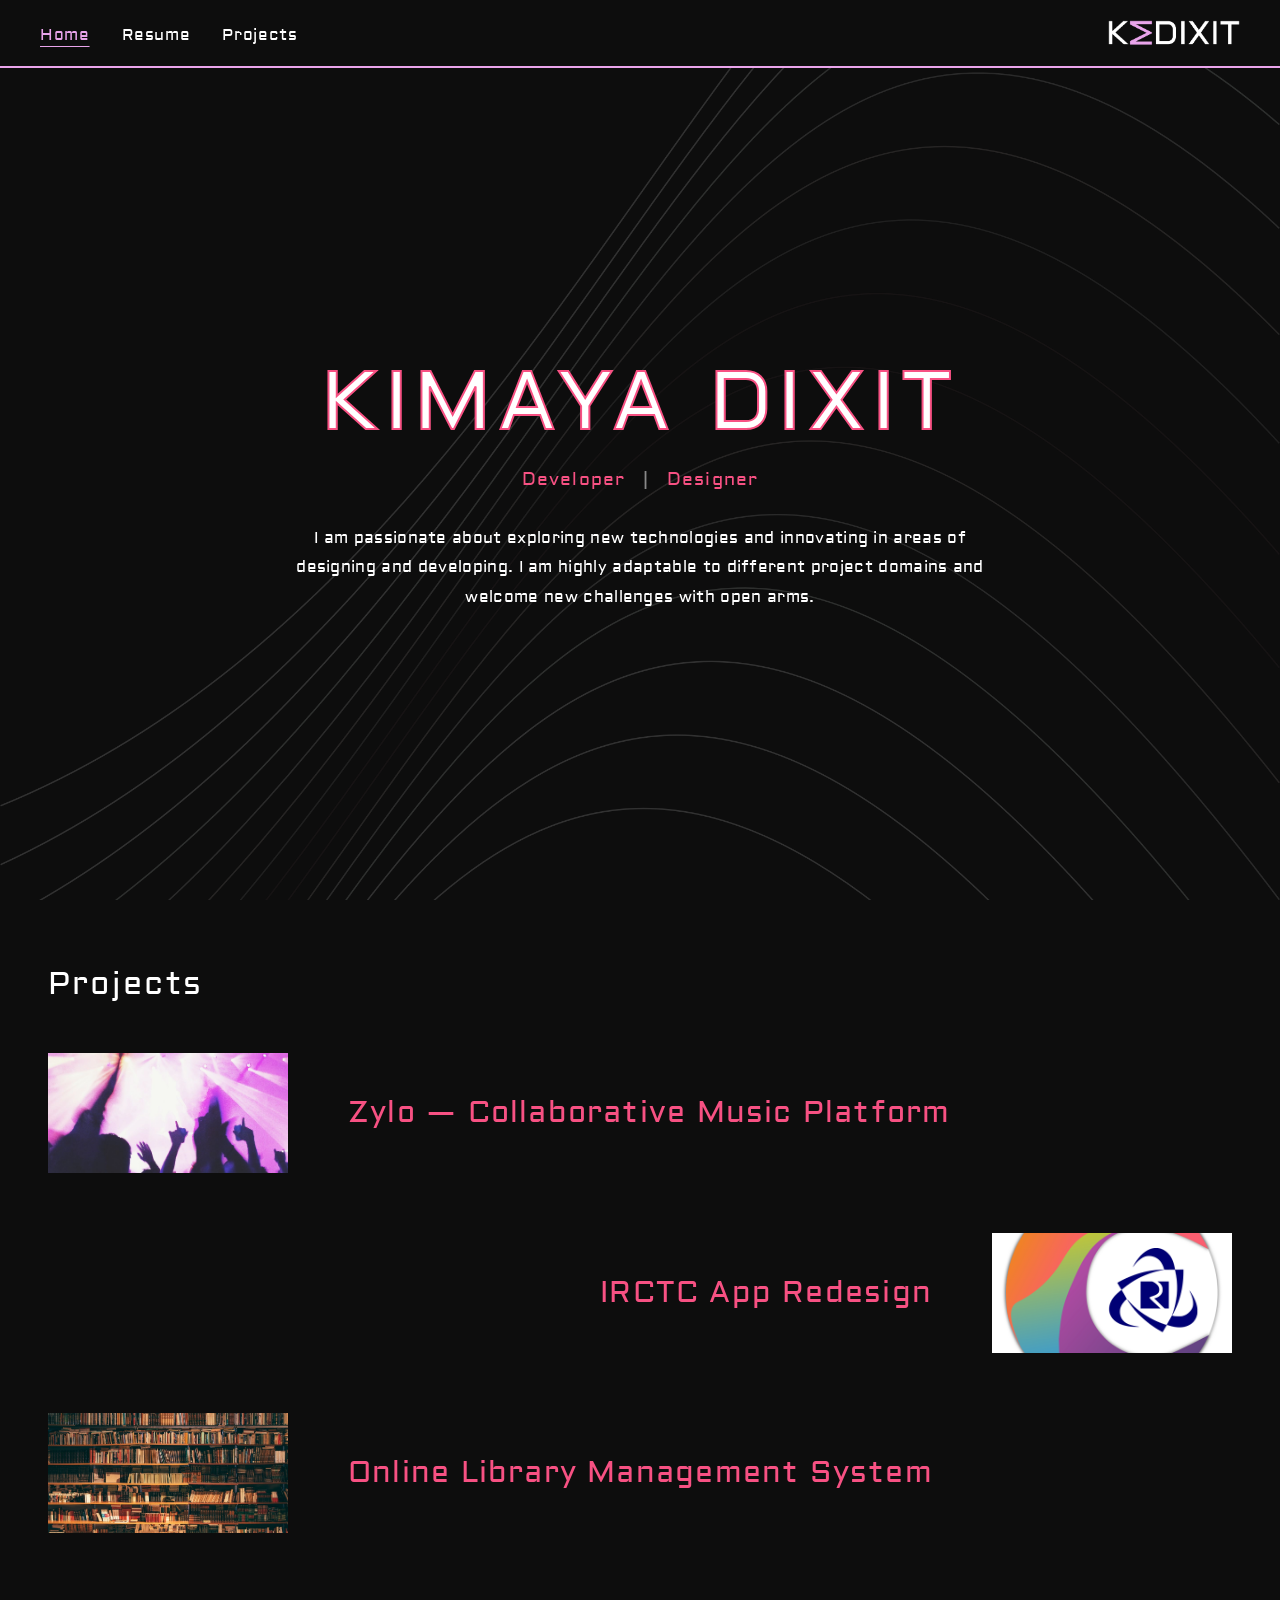
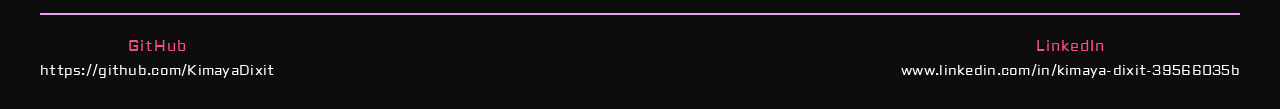
<file: index.html>
<!DOCTYPE html>
<html lang="en">
<head>
  <meta charset="UTF-8" />
  <meta name="viewport" content="width=device-width, initial-scale=1.0" />
  <title>Kimaya Dixit</title>
  <link rel="stylesheet" href="style.css" />
  <link href="https://fonts.googleapis.com/css2?family=Aldrich&display=swap" rel="stylesheet" />
</head>
<body>

  <!-- ── Sticky Header ── -->
  <header id="site-header">
    <nav>
      <ul class="nav-links" id="navLinks">
        <li class="active"><a href="#home">Home</a></li>
        <li><a href="KimayaDixit_Resume.pdf" target="_blank" rel="noopener noreferrer">Resume</a></li>
        <li><a href="#projects">Projects</a></li>
      </ul>

      <button class="hamburger" id="hamburger" aria-label="Toggle menu">
        <span></span><span></span><span></span>
      </button>

      <div class="logo">
        <img src="logo.png" alt="Kedixit Logo" />
      </div>
    </nav>
    <div class="nav-rule"></div>
  </header>

  <!-- ── Scrollable Content ── -->
  <main>

    <!-- Home Section -->
    <section id="home">
      <div class="hero">
        <h1 class="hero-name">KIMAYA DIXIT</h1>
        <div class="hero-roles">
          <span>Developer</span>
          <span class="divider">|</span>
          <span>Designer</span>
        </div>
        <p class="hero-bio">
          I am passionate about exploring new technologies and innovating in areas of designing
          and developing. I am highly adaptable to different project domains and welcome new challenges
          with open arms.
        </p>
      </div>
    </section>

    <!-- Projects Section -->
    <section id="projects">
      <h2 class="section-heading">Projects</h2>

      <div class="projects-list">

        <!-- Project 1 — image left, title right -->
        <div class="project-row">
          <a href="project1.html" class="project-image-link">
            <img src="proj1.jpg" alt="Project 1" class="project-img" />
          </a>
          <a href="project1.html" class="project-title">Zylo — Collaborative Music Platform</a>
        </div>

        <!-- Project 2 — title left, image right -->
        <div class="project-row reverse">
          <a href="project2.html" class="project-image-link">
            <img src="proj2.png" alt="Project 2" class="project-img" />
          </a>
          <a href="project2.html" class="project-title">IRCTC App Redesign</a>
        </div>

        <!-- Project 3 — image left, title right -->
        <div class="project-row">
          <a href="project3.html" class="project-image-link">
            <img src="proj3.jpg" alt="Project 3" class="project-img" />
          </a>
          <a href="project3.html" class="project-title">Online Library Management System</a>
        </div>

      </div>
    </section>

  </main>

  <!-- ── Footer ── -->
  <footer>
    <div class="footer-rule"></div>
    <div class="footer-links">

      <div class="footer-link-block">
        <span class="label">GitHub</span>
        <a href="https://github.com/KimayaDixit" target="_blank" rel="noopener noreferrer">
          https://github.com/KimayaDixit
        </a>
      </div>

      <div class="footer-link-block">
        <span class="label">LinkedIn</span>
        <a href="https://www.linkedin.com/in/kimaya-dixit-39566035b" target="_blank" rel="noopener noreferrer">
          www.linkedin.com/in/kimaya-dixit-39566035b
        </a>
      </div>

    </div>
  </footer>

  <script src="script.js"></script>
</body>
</html>
</file>
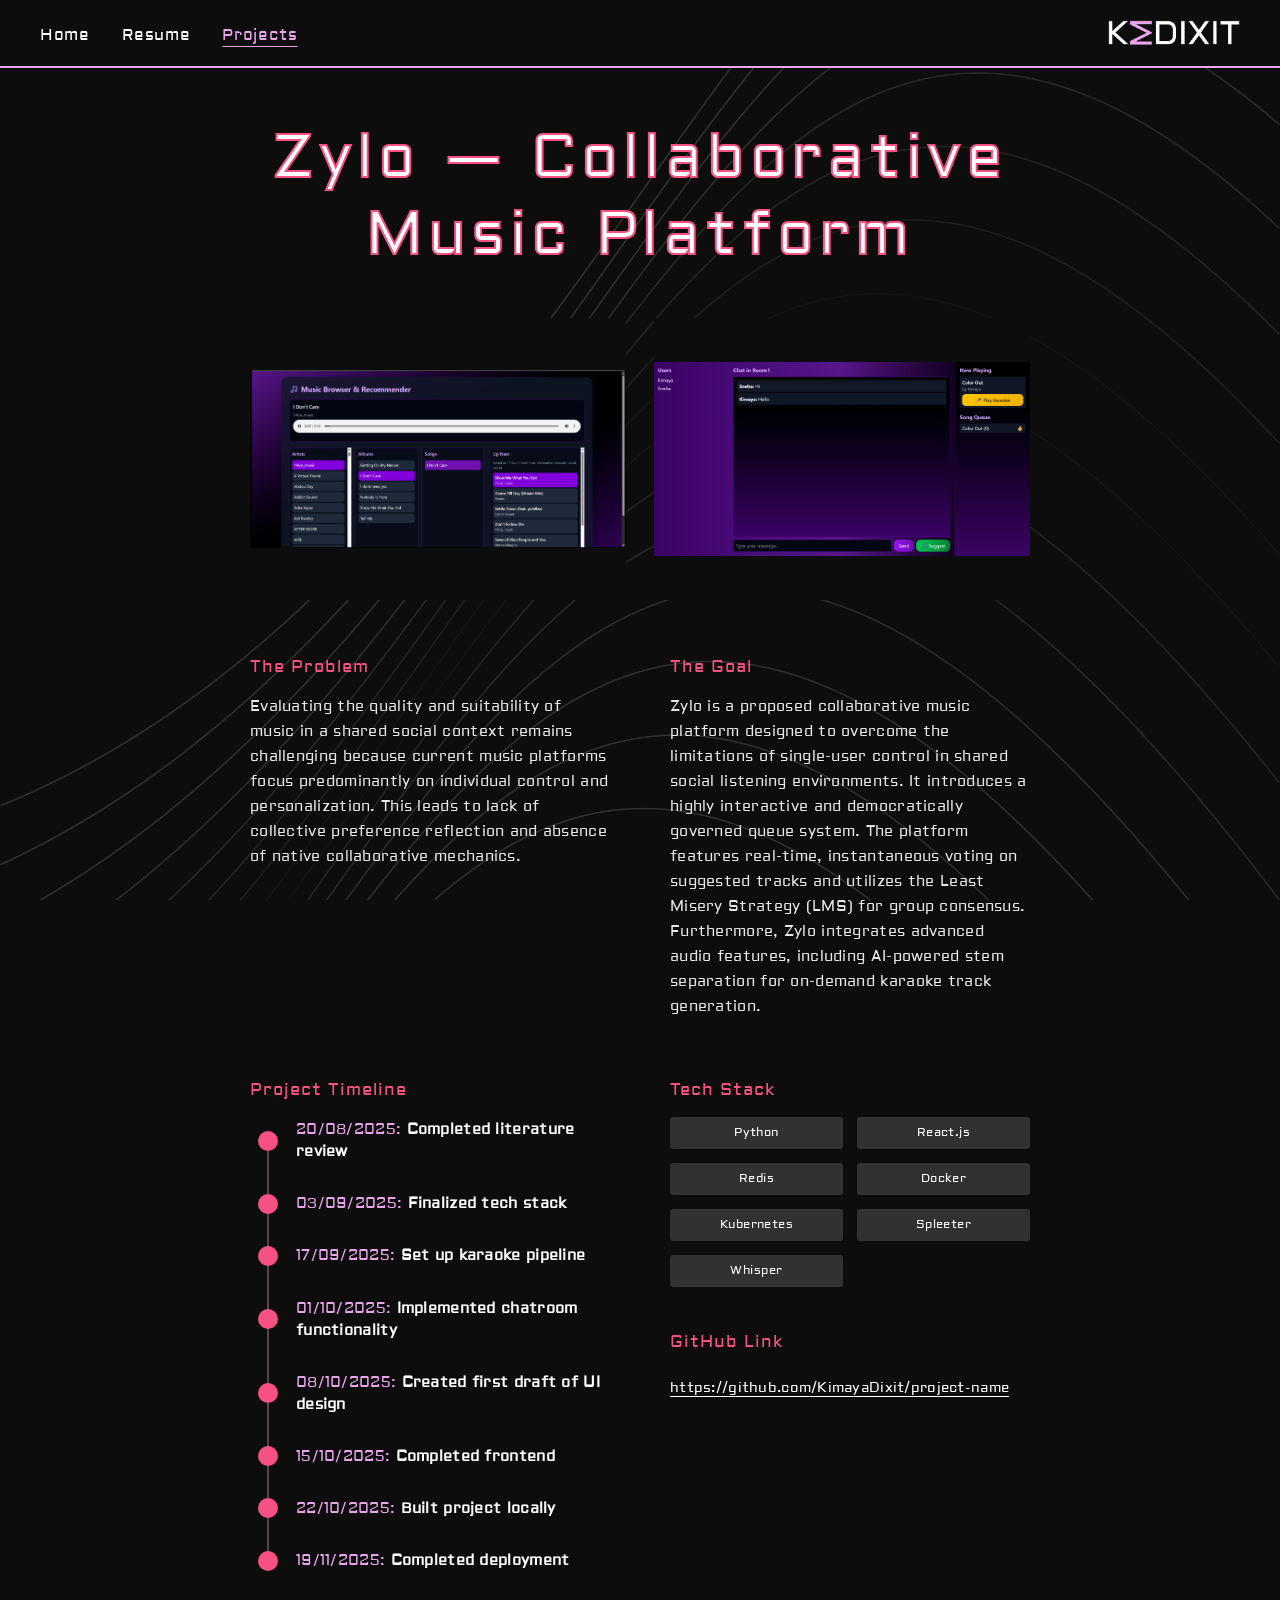
<file: project1.html>
<!DOCTYPE html>
<html lang="en">
<head>
  <meta charset="UTF-8" />
  <meta name="viewport" content="width=device-width, initial-scale=1.0" />
  <title>Project Title 1 – Kimaya Dixit</title>
  <link rel="stylesheet" href="style.css" />
  <link href="https://fonts.googleapis.com/css2?family=Aldrich&display=swap" rel="stylesheet" />
</head>
<body data-page="project">

  <!-- ── Sticky Header ── -->
  <header id="site-header">
    <nav>
      <ul class="nav-links" id="navLinks">
        <li><a href="index.html#home">Home</a></li>
        <li><a href="#">Resume</a></li>
        <li><a href="index.html#projects">Projects</a></li>
      </ul>

      <button class="hamburger" id="hamburger" aria-label="Toggle menu">
        <span></span><span></span><span></span>
      </button>

      <div class="logo">
        <img src="logo.png" alt="Kedixit Logo" />
      </div>
    </nav>
    <div class="nav-rule"></div>
  </header>

  <!-- ── Project Content ── -->
  <main class="project-main">

    <!-- Project Name -->
    <h1 class="project-name">Zylo — Collaborative Music Platform</h1>

    <!-- Hero Images -->
    <div class="project-hero-images">
      <div class="project-hero-img-wrap">
        <img src="project1-img1.png" alt="Project image 1" class="project-hero-img" />
      </div>
      <div class="project-hero-img-wrap">
        <img src="project1-img2.png" alt="Project image 2" class="project-hero-img" />
      </div>
    </div>

    <!-- Problem & Goal -->
    <!-- Problem & Goal -->
<div class="two-col-section problem-goal">

  <div class="col">
    <h3 class="proj-section-label">The Problem</h3>
    <p class="proj-text">
      Evaluating the quality and suitability of music in a shared social context remains challenging because current music platforms focus predominantly on individual control and personalization. This leads to lack of collective preference reflection and absence of native collaborative mechanics.
    </p>
  </div>

  <div class="col">
    <h3 class="proj-section-label">The Goal</h3>
    <p class="proj-text">
      Zylo is a proposed collaborative music platform designed to overcome the limitations of single-user control in shared social listening environments. It introduces a highly interactive and democratically governed queue system. The platform features real-time, instantaneous voting on suggested tracks and utilizes the Least Misery Strategy (LMS) for group consensus. Furthermore, Zylo integrates advanced audio features, including AI-powered stem separation for on-demand karaoke track generation.
    </p>
  </div>

</div>

    <!-- Timeline & Tech Stack -->
    <div class="two-col-section timeline-tech">

      <!-- Project Timeline -->
      <div class="col">
        <h3 class="proj-section-label">Project Timeline</h3>
        <div class="timeline">
          <div class="timeline-item">
            <div class="timeline-dot"></div>
            <div class="timeline-track"></div>
            <p class="timeline-text">
              <span class="timeline-date">20/08/2025:</span>
              <strong>Completed literature review</strong>
            </p>
          </div>
          <div class="timeline-item">
            <div class="timeline-dot"></div>
            <div class="timeline-track"></div>
            <p class="timeline-text">
              <span class="timeline-date">03/09/2025:</span>
              <strong>Finalized tech stack</strong>
            </p>
          </div>
          <div class="timeline-item">
            <div class="timeline-dot"></div>
            <div class="timeline-track"></div>
            <p class="timeline-text">
              <span class="timeline-date">17/09/2025:</span>
              <strong>Set up karaoke pipeline</strong>
            </p>
          </div>
          <div class="timeline-item">
            <div class="timeline-dot"></div>
            <div class="timeline-track"></div>
            <p class="timeline-text">
              <span class="timeline-date">01/10/2025:</span>
              <strong>Implemented chatroom functionality</strong>
            </p>
          </div>
          <div class="timeline-item">
            <div class="timeline-dot"></div>
            <div class="timeline-track"></div>
            <p class="timeline-text">
              <span class="timeline-date">08/10/2025:</span>
              <strong>Created first draft of UI design</strong>
            </p>
          </div>
          <div class="timeline-item">
            <div class="timeline-dot"></div>
            <div class="timeline-track"></div>
            <p class="timeline-text">
              <span class="timeline-date">15/10/2025:</span>
              <strong>Completed frontend</strong>
            </p>
          </div>
          <div class="timeline-item">
            <div class="timeline-dot"></div>
            <div class="timeline-track"></div>
            <p class="timeline-text">
              <span class="timeline-date">22/10/2025:</span>
              <strong>Built project locally</strong>
            </p>
          </div>
          <div class="timeline-item last">
            <div class="timeline-dot"></div>
            <p class="timeline-text">
              <span class="timeline-date">19/11/2025:</span>
              <strong>Completed deployment</strong>
            </p>
          </div>
        </div>
      </div>

      <!-- Tech Stack + GitHub Link -->
      <div class="col tech-github-col">

        <div class="tech-stack-block">
          <h3 class="proj-section-label">Tech Stack</h3>
          <div class="tech-grid">
            <div class="tech-tag">Python</div>
            <div class="tech-tag">React.js</div>
            <div class="tech-tag">Redis</div>
            <div class="tech-tag">Docker</div>
            <div class="tech-tag">Kubernetes</div>
            <div class="tech-tag">Spleeter</div>
            <div class="tech-tag">Whisper</div>
          </div>
        </div>        

        <div class="github-block">
          <h3 class="proj-section-label">GitHub Link</h3>
          <a
            href="https://github.com/KimayaDixit"
            target="_blank"
            rel="noopener noreferrer"
            class="github-link"
          >https://github.com/KimayaDixit/project-name</a>
        </div>

      </div>

    </div>

  </main>

  <script src="script.js"></script>
</body>
</html>
</file>
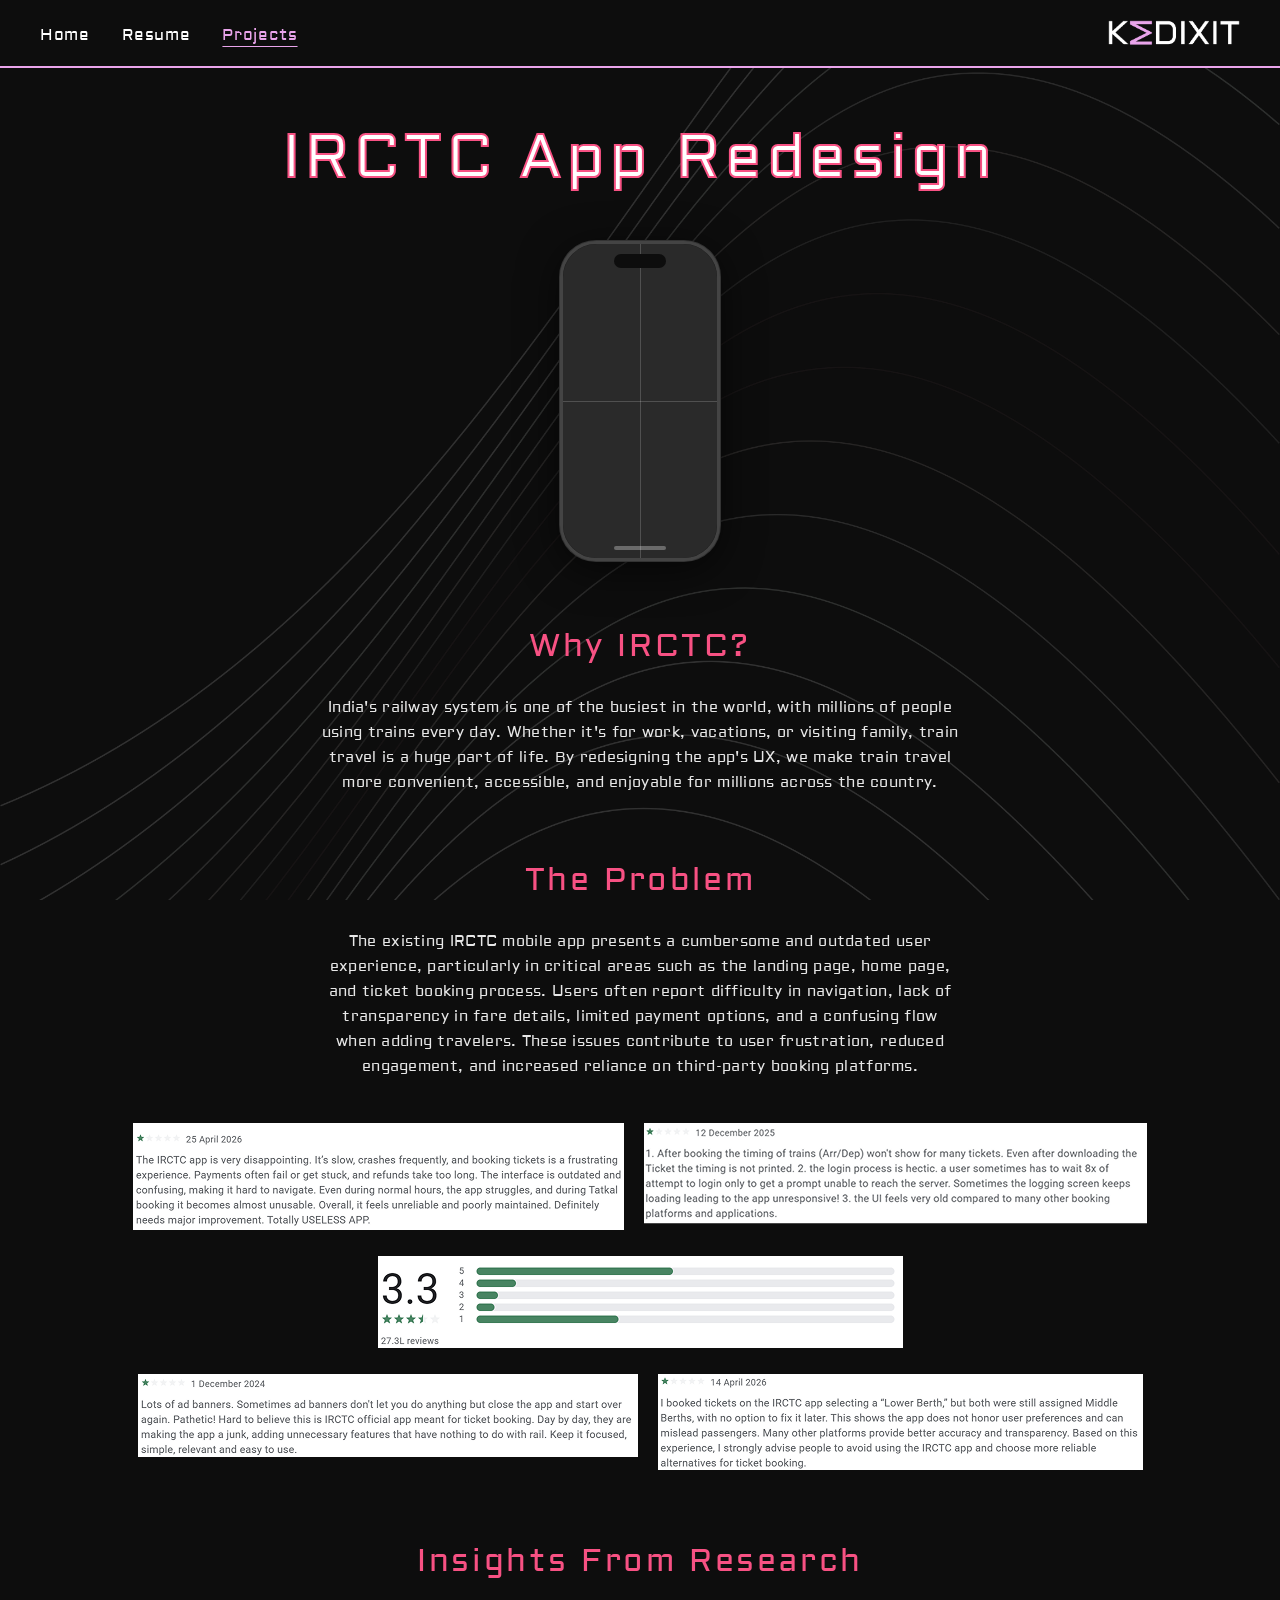
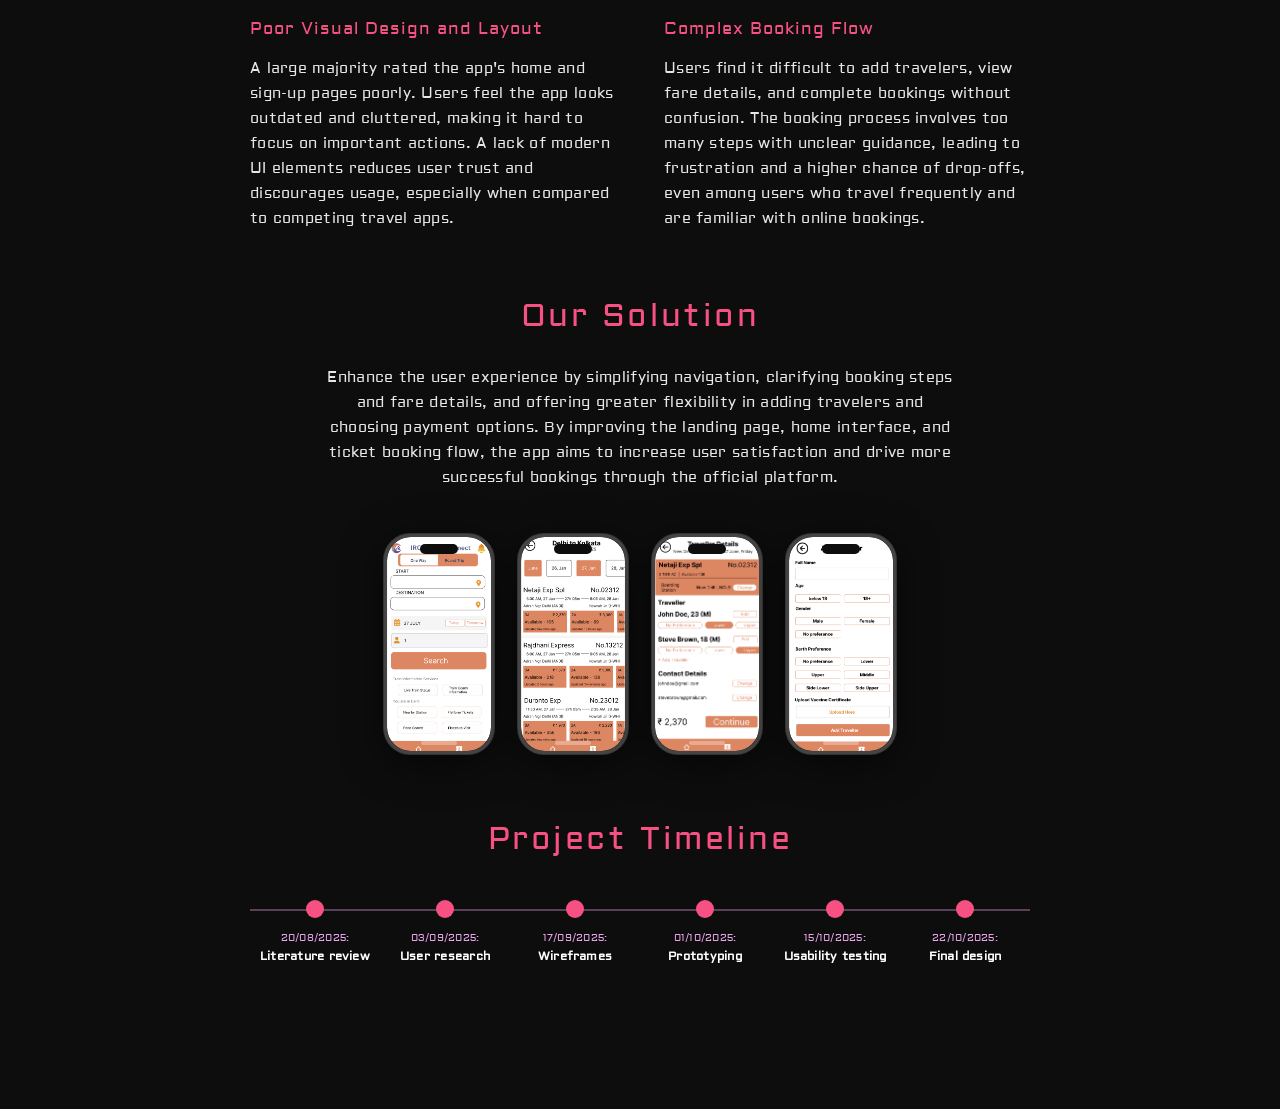
<file: project2.html>
<!DOCTYPE html>
<html lang="en">
<head>
  <meta charset="UTF-8" />
  <meta name="viewport" content="width=device-width, initial-scale=1.0" />
  <title>Project 2 – Kimaya Dixit</title>
  <link rel="stylesheet" href="style.css" />
  <link href="https://fonts.googleapis.com/css2?family=Aldrich&display=swap" rel="stylesheet" />
</head>
<body data-page="project">

  <!-- ── Sticky Header ── -->
  <header id="site-header">
    <nav>
      <ul class="nav-links" id="navLinks">
        <li><a href="index.html#home">Home</a></li>
        <li><a href="KimayaDixit_Resume.pdf" target="_blank" rel="noopener noreferrer">Resume</a></li>
        <li><a href="index.html#projects">Projects</a></li>
      </ul>

      <button class="hamburger" id="hamburger" aria-label="Toggle menu">
        <span></span><span></span><span></span>
      </button>

      <div class="logo">
        <img src="logo.png" alt="Kedixit Logo" />
      </div>
    </nav>
    <div class="nav-rule"></div>
  </header>

  <!-- ── Project Content ── -->
  <main class="project-main">

    <!-- Project Name -->
    <h1 class="project-name">IRCTC App Redesign</h1>

    <!-- Hero iPhone Mockup with Video -->
    <div class="p2-hero-mockup-wrap">
      <div class="iphone-mockup">
        <div class="iphone-shell">
          <div class="iphone-notch"></div>
          <div class="iphone-screen iphone-screen--video">
            <video src="sr.mp4" autoplay muted loop playsinline></video>
          </div>
          <div class="iphone-home-bar"></div>
        </div>
      </div>
    </div>

    <!-- Why IRCTC? -->
    <div class="p2-centered-section">
      <h2 class="p2-section-heading">Why IRCTC?</h2>
      <p class="proj-text p2-centered-text">
        India's railway system is one of the busiest in the world, with millions of people using trains every day. Whether it's for work, vacations, or visiting family, train travel is a huge part of life. By redesigning the app's UX, we make train travel more convenient, accessible, and enjoyable for millions across the country.
      </p>
    </div>

    <!-- The Problem -->
    <div class="p2-centered-section">
      <h2 class="p2-section-heading">The Problem</h2>
      <p class="proj-text p2-centered-text">
        The existing IRCTC mobile app presents a cumbersome and outdated user experience, particularly in critical areas such as the landing page, home page, and ticket booking process. Users often report difficulty in navigation, lack of transparency in fare details, limited payment options, and a confusing flow when adding travelers. These issues contribute to user frustration, reduced engagement, and increased reliance on third-party booking platforms.
      </p>

      <!-- Research image group: 2 + 1 + 2 -->
      <div class="p2-image-group">
        <div class="p2-img-row">
          <a href="image 2.png" class="p2-img-link">
            <img src="image 2.png" class="p2-img">
          </a>
          <a href="image 3.png" class="p2-img-link">
            <img src="image 3.png"  class="p2-img">
          </a>
        </div>
        <!-- Row 2: 1 image -->
        <div class="p2-img-row p2-img-row--center">
          <a href="image 1.png" class="p2-img-link">
            <img src="image 1.png" class="p2-img">
          </a>
        </div>
        <!-- Row 3: 2 images -->
       <div class="p2-img-row">
          <a href="image 4.png" class="p2-img-link">
            <img src="image 4.png" class="p2-img">
          </a>
          <a href="image 5.png" class="p2-img-link">
            <img src="image 5.png" class="p2-img">
          </a>
        </div>
      </div>
    </div>

    <!-- Insights From Research -->
    <div class="p2-centered-section">
      <h2 class="p2-section-heading">Insights From Research</h2>

      <div class="p2-insights-grid">
        <div class="p2-insight-block">
          <h3 class="proj-section-label">Poor Visual Design and Layout</h3>
          <p class="proj-text">
            A large majority rated the app's home and sign-up pages poorly. Users feel the app looks outdated and cluttered, making it hard to focus on important actions. A lack of modern UI elements reduces user trust and discourages usage, especially when compared to competing travel apps.
          </p>
        </div>
        <div class="p2-insight-block">
          <h3 class="proj-section-label">Complex Booking Flow</h3>
          <p class="proj-text">
            Users find it difficult to add travelers, view fare details, and complete bookings without confusion. The booking process involves too many steps with unclear guidance, leading to frustration and a higher chance of drop-offs, even among users who travel frequently and are familiar with online bookings.
          </p>
        </div>
      </div>
    </div>

    <!-- Our Solution -->
    <div class="p2-centered-section">
      <h2 class="p2-section-heading">Our Solution</h2>
      <p class="proj-text p2-centered-text">
        Enhance the user experience by simplifying navigation, clarifying booking steps and fare details, and offering greater flexibility in adding travelers and choosing payment options. By improving the landing page, home interface, and ticket booking flow, the app aims to increase user satisfaction and drive more successful bookings through the official platform.
      </p>

      <!-- 4 iPhone mockups with images -->
      <div class="p2-mockup-row">
        <div class="iphone-mockup iphone-mockup--sm">
          <div class="iphone-shell">
            <div class="iphone-notch"></div>
            <div class="iphone-screen">
              <img src="project2_frame1.png" alt="Solution screen 1" />
            </div>
            <div class="iphone-home-bar"></div>
          </div>
        </div>
        <div class="iphone-mockup iphone-mockup--sm">
          <div class="iphone-shell">
            <div class="iphone-notch"></div>
            <div class="iphone-screen">
              <img src="project2-frame2.png" alt="Solution screen 2" />
            </div>
            <div class="iphone-home-bar"></div>
          </div>
        </div>
        <div class="iphone-mockup iphone-mockup--sm">
          <div class="iphone-shell">
            <div class="iphone-notch"></div>
            <div class="iphone-screen">
              <img src="project2-frame3.png" alt="Solution screen 3" />
            </div>
            <div class="iphone-home-bar"></div>
          </div>
        </div>
        <div class="iphone-mockup iphone-mockup--sm">
          <div class="iphone-shell">
            <div class="iphone-notch"></div>
            <div class="iphone-screen">
              <img src="projectt2-frame4.png" alt="Solution screen 4" />
            </div>
            <div class="iphone-home-bar"></div>
          </div>
        </div>
      </div>
    </div>

    <!-- Project Timeline -->
    <div class="p2-centered-section">
      <h2 class="p2-section-heading">Project Timeline</h2>

      <div class="timeline-h">
        <div class="timeline-h-track"></div>

        <div class="timeline-h-item">
          <div class="timeline-h-dot"></div>
          <div class="timeline-h-label">
            <span class="timeline-date">20/08/2025:</span>
            <strong>Literature review</strong>
          </div>
        </div>

        <div class="timeline-h-item">
          <div class="timeline-h-dot"></div>
          <div class="timeline-h-label">
            <span class="timeline-date">03/09/2025:</span>
            <strong>User research</strong>
          </div>
        </div>

        <div class="timeline-h-item">
          <div class="timeline-h-dot"></div>
          <div class="timeline-h-label">
            <span class="timeline-date">17/09/2025:</span>
            <strong>Wireframes</strong>
          </div>
        </div>

        <div class="timeline-h-item">
          <div class="timeline-h-dot"></div>
          <div class="timeline-h-label">
            <span class="timeline-date">01/10/2025:</span>
            <strong>Prototyping</strong>
          </div>
        </div>

        <div class="timeline-h-item">
          <div class="timeline-h-dot"></div>
          <div class="timeline-h-label">
            <span class="timeline-date">15/10/2025:</span>
            <strong>Usability testing</strong>
          </div>
        </div>

        <div class="timeline-h-item">
          <div class="timeline-h-dot"></div>
          <div class="timeline-h-label">
            <span class="timeline-date">22/10/2025:</span>
            <strong>Final design</strong>
          </div>
        </div>
      </div>
    </div>

  </main>

  <script src="script.js"></script>
</body>
</html>
</file>
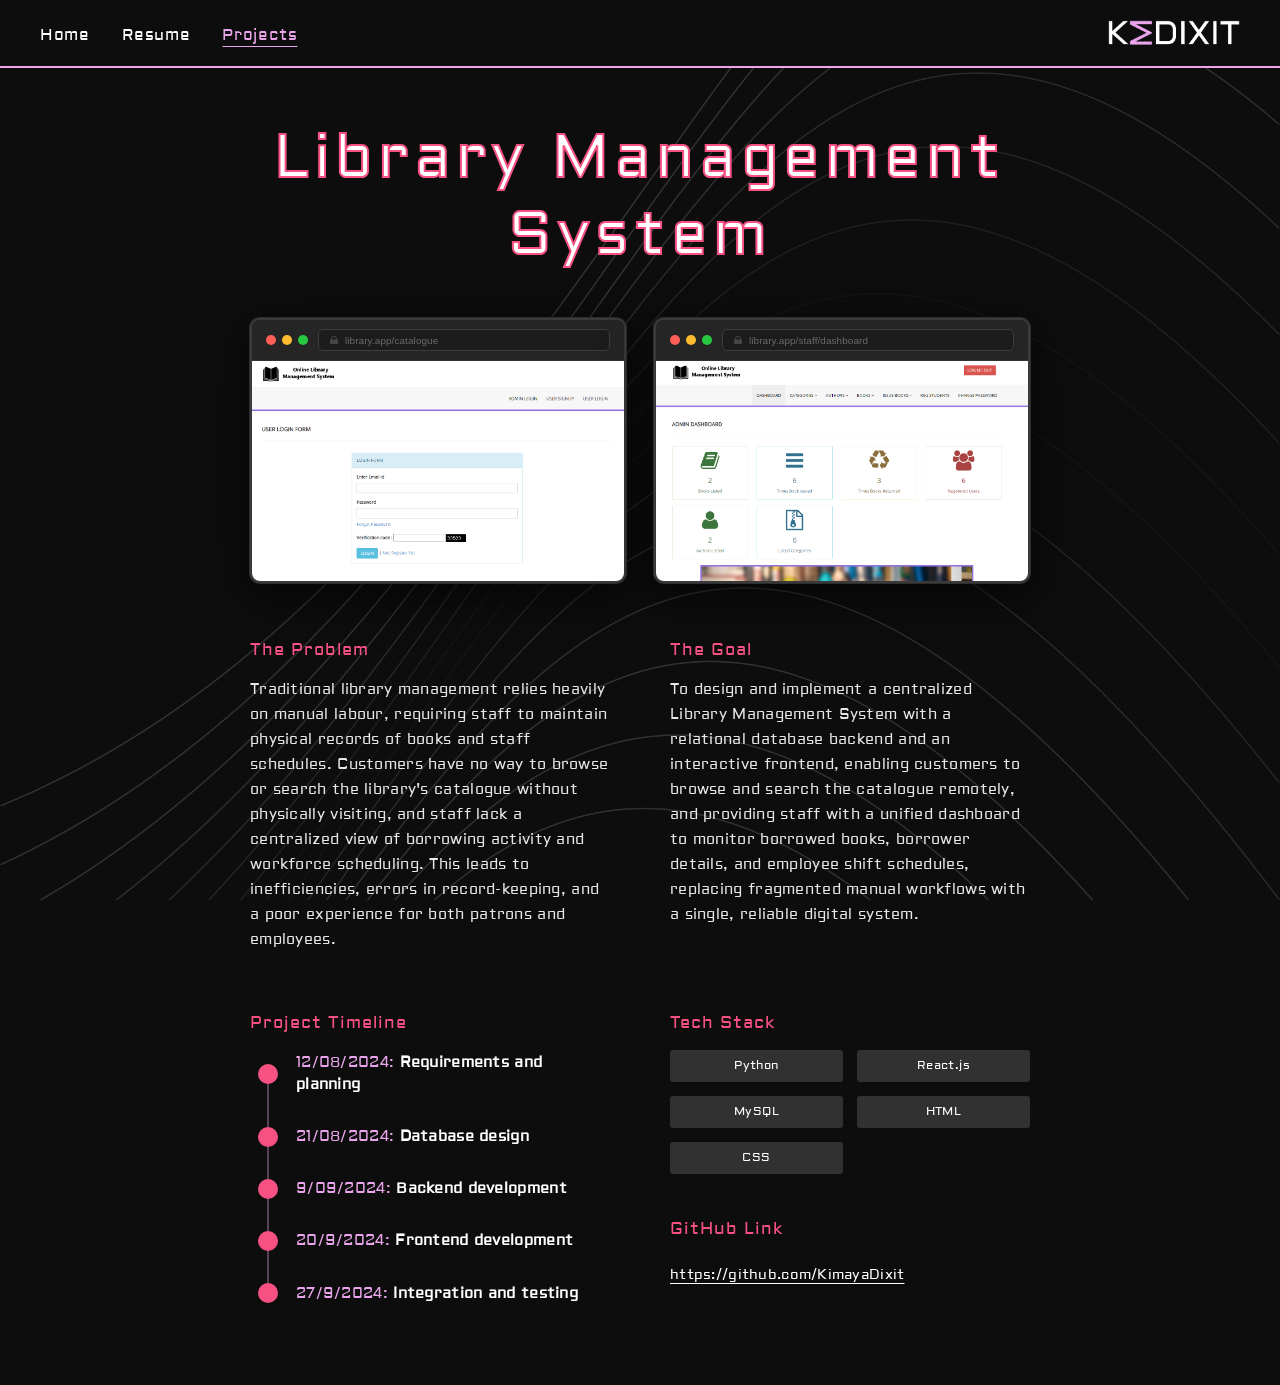
<file: project3.html>
<!DOCTYPE html>
<html lang="en">
<head>
  <meta charset="UTF-8" />
  <meta name="viewport" content="width=device-width, initial-scale=1.0" />
  <title>Project Title 1 – Kimaya Dixit</title>
  <link rel="stylesheet" href="style.css" />
  <link href="https://fonts.googleapis.com/css2?family=Aldrich&display=swap" rel="stylesheet" />
</head>
<body data-page="project">

  <!-- ── Sticky Header ── -->
  <header id="site-header">
    <nav>
      <ul class="nav-links" id="navLinks">
        <li><a href="index.html#home">Home</a></li>
        <li><a href="KimayaDixit_Resume.pdf" target="_blank" rel="noopener noreferrer">Resume</a></li>
        <li><a href="index.html#projects">Projects</a></li>
      </ul>

      <button class="hamburger" id="hamburger" aria-label="Toggle menu">
        <span></span><span></span><span></span>
      </button>

      <div class="logo">
        <img src="logo.png" alt="Kedixit Logo" />
      </div>
    </nav>
    <div class="nav-rule"></div>
  </header>

  <!-- ── Project Content ── -->
  <main class="project-main">

    <!-- Project Name -->
    <h1 class="project-name">Library Management System</h1>

    <!-- Hero Images -->
    <div class="project-hero-images">

      <div class="desktop-mockup">
        <div class="desktop-titlebar">
          <div class="desktop-dots">
            <div class="desktop-dot desktop-dot--close"></div>
            <div class="desktop-dot desktop-dot--min"></div>
            <div class="desktop-dot desktop-dot--max"></div>
          </div>
          <div class="desktop-addressbar">
            <svg class="desktop-addressbar-icon" viewBox="0 0 10 10" fill="none" xmlns="http://www.w3.org/2000/svg">
              <path d="M5 1C3.3 1 2 2.3 2 4v.5H1.5a.5.5 0 0 0-.5.5v3.5a.5.5 0 0 0 .5.5h7a.5.5 0 0 0 .5-.5V5a.5.5 0 0 0-.5-.5H8V4c0-1.7-1.3-3-3-3Zm2 3.5H3V4a2 2 0 1 1 4 0v.5Z" fill="currentColor" opacity=".5"/>
            </svg>
            <span class="desktop-addressbar-text">library.app/catalogue</span>
          </div>
        </div>
        <div class="desktop-screen">
          <div class="desktop-screen-cross"></div>
          <img src="project3-img1.png" alt="Library Management screenshot 1" />
        </div>
      </div>

      <div class="desktop-mockup">
        <div class="desktop-titlebar">
          <div class="desktop-dots">
            <div class="desktop-dot desktop-dot--close"></div>
            <div class="desktop-dot desktop-dot--min"></div>
            <div class="desktop-dot desktop-dot--max"></div>
          </div>
          <div class="desktop-addressbar">
            <svg class="desktop-addressbar-icon" viewBox="0 0 10 10" fill="none" xmlns="http://www.w3.org/2000/svg">
              <path d="M5 1C3.3 1 2 2.3 2 4v.5H1.5a.5.5 0 0 0-.5.5v3.5a.5.5 0 0 0 .5.5h7a.5.5 0 0 0 .5-.5V5a.5.5 0 0 0-.5-.5H8V4c0-1.7-1.3-3-3-3Zm2 3.5H3V4a2 2 0 1 1 4 0v.5Z" fill="currentColor" opacity=".5"/>
            </svg>
            <span class="desktop-addressbar-text">library.app/staff/dashboard</span>
          </div>
        </div>
        <div class="desktop-screen">
          <div class="desktop-screen-cross"></div>
          <img src="project3-img2.png" alt="Library Management screenshot 2" />
        </div>
      </div>

    </div>

    <!-- Problem & Goal -->
<div class="two-col-section problem-goal">

  <div class="col">
    <h3 class="proj-section-label">The Problem</h3>
    <p class="proj-text">
        Traditional library management relies heavily on manual labour, requiring staff to maintain physical records of books and staff schedules. Customers have no way to browse or search the library's catalogue without physically visiting, and staff lack a centralized view of borrowing activity and workforce scheduling. This leads to inefficiencies, errors in record-keeping, and a poor experience for both patrons and employees.
    </p>
  </div>

  <div class="col">
    <h3 class="proj-section-label">The Goal</h3>
    <p class="proj-text">
        To design and implement a centralized Library Management System with a relational database backend and an interactive frontend, enabling customers to browse and search the catalogue remotely, and providing staff with a unified dashboard to monitor borrowed books, borrower details, and employee shift schedules, replacing fragmented manual workflows with a single, reliable digital system.
    </p>
  </div>

</div>

    <!-- Timeline & Tech Stack -->
    <div class="two-col-section timeline-tech">

      <!-- Project Timeline -->
      <div class="col">
        <h3 class="proj-section-label">Project Timeline</h3>
        <div class="timeline">
          <div class="timeline-item">
            <div class="timeline-dot"></div>
            <div class="timeline-track"></div>
            <p class="timeline-text">
              <span class="timeline-date">12/08/2024:</span>
              <strong>Requirements and planning</strong>
            </p>
          </div>
          <div class="timeline-item">
            <div class="timeline-dot"></div>
            <div class="timeline-track"></div>
            <p class="timeline-text">
              <span class="timeline-date">21/08/2024:</span>
              <strong>Database design</strong>
            </p>
          </div>
          <div class="timeline-item">
            <div class="timeline-dot"></div>
            <div class="timeline-track"></div>
            <p class="timeline-text">
              <span class="timeline-date">9/09/2024:</span>
              <strong>Backend development</strong>
            </p>
          </div>
          <div class="timeline-item">
            <div class="timeline-dot"></div>
            <div class="timeline-track"></div>
            <p class="timeline-text">
              <span class="timeline-date">20/9/2024:</span>
              <strong>Frontend development</strong>
            </p>
          </div>
          <div class="timeline-item last">
            <div class="timeline-dot"></div>
            <p class="timeline-text">
              <span class="timeline-date">27/9/2024:</span>
              <strong>Integration and testing</strong>
            </p>
          </div>
        </div>
      </div>

      <!-- Tech Stack + GitHub Link -->
      <div class="col tech-github-col">

        <div class="tech-stack-block">
          <h3 class="proj-section-label">Tech Stack</h3>
          <div class="tech-grid">
            <div class="tech-tag">Python</div>
            <div class="tech-tag">React.js</div>
            <div class="tech-tag">MySQL</div>
            <div class="tech-tag">HTML</div>
            <div class="tech-tag">CSS</div>
          </div>
        </div>        

        <div class="github-block">
          <h3 class="proj-section-label">GitHub Link</h3>
          <a
            href="https://github.com/KimayaDixit"
            target="_blank"
            rel="noopener noreferrer"
            class="github-link"
          >https://github.com/KimayaDixit</a>
        </div>

      </div>

    </div>

  </main>

  <script src="script.js"></script>
</body>
</html>
</file>
<file: style.css>
/* ── Reset & Base ─────────────────────────────────────────────── */
*, *::before, *::after {
  box-sizing: border-box;
  margin: 0;
  padding: 0;
}

:root {
  --pink:        #F75183;
  --lavender:    #E9A4EB;
  --white:       #ffffff;
  --bg:          #0d0d0d;
  --text:        #e8e8e8;
  --font:        'Aldrich', sans-serif;
  --header-h:    65px; /* approximate sticky header height */
}

html {
  scroll-behavior: smooth;
  scroll-padding-top: var(--header-h);
}

body {
  background: var(--bg);
  color: var(--text);
  font-family: var(--font);
  min-height: 100vh;
  display: flex;
  flex-direction: column;
  overflow-x: hidden;
}

/* ── Sticky Header ────────────────────────────────────────────── */
#site-header {
  position: sticky;
  top: 0;
  z-index: 100;
  background: var(--bg);
}

nav {
  display: flex;
  align-items: center;
  justify-content: space-between;
  padding: 18px 40px 0;
}

/* ── Nav links ────────────────────────────────────────────────── */
.nav-links {
  display: flex;
  gap: 32px;
  list-style: none;
}

.nav-links a {
  font-family: var(--font);
  font-size: 1rem;
  color: var(--white);
  text-decoration: none;
  letter-spacing: 0.04em;
  -webkit-text-stroke: 0px transparent;
  transition: -webkit-text-stroke 0.15s, color 0.15s;
}

/* Active state: lavender + underline */
.nav-links .active a {
  color: var(--lavender);
  text-decoration: underline;
  text-underline-offset: 6px;
  text-decoration-color: var(--lavender);
}

/* Hover on non-active links */
.nav-links li:not(.active) a:hover {
  color: var(--white);
  -webkit-text-stroke: 1px var(--lavender);
}

/* ── Logo ─────────────────────────────────────────────────────── */
.logo img {
  height: 34px;
  width: auto;
  display: block;
}

/* ── Header rule ──────────────────────────────────────────────── */
.nav-rule {
  height: 2px;
  background: var(--lavender);
  margin-top: 14px;
}

/* ── Main scrollable area ─────────────────────────────────────── */
main {
  flex: 1;
  display: flex;
  flex-direction: column;
  position: relative;
}

/* ── Wave background overlay ──────────────────────────────────── */
body::before {
  content: '';
  position: fixed;
  inset: 0;
  background-image: url('wave-png-9948.png');
  background-size: cover;
  background-position: center;
  background-repeat: no-repeat;
  opacity: 0.15;          /* adjust between 0.1–0.3 to taste */
  z-index: -1;
  pointer-events: none;
  filter: hue-rotate(310deg) saturate(7) brightness(1.5);
}

/* ── Home Section ─────────────────────────────────────────────── */
#home {
  min-height: calc(100vh - var(--header-h));
  display: flex;
  align-items: center;
  justify-content: center;
  padding: 40px 24px;
}

.hero {
  text-align: center;
  max-width: 900px;
}

.hero-name {
  font-family: var(--font);
  font-size: clamp(2.8rem, 8vw, 5.2rem);
  font-weight: 400;
  color: var(--white);
  -webkit-text-stroke: 2px var(--pink);
  letter-spacing: 0.08em;
  line-height: 1.1;
  text-shadow: none;
  cursor: default;
  transition: text-shadow 0.3s ease, -webkit-text-stroke 0.3s ease;
}

.hero-name:hover {
  text-shadow:
    0 0 18px rgba(247, 81, 131, 0.55),
    0 0 40px rgba(247, 81, 131, 0.3),
    0 0 80px rgba(233, 164, 235, 0.2);
}

.hero-roles {
  display: flex;
  align-items: center;
  justify-content: center;
  gap: 18px;
  margin: 18px 0 32px;
  font-family: var(--font);
  font-size: clamp(0.95rem, 2.5vw, 1.15rem);
  color: var(--pink);
  letter-spacing: 0.06em;
}

.hero-roles span:not(.divider) {
  transition: text-shadow 0.2s ease;
  cursor: default;
}

.hero-roles span:not(.divider):hover {
  text-shadow:
    0 0 8px rgba(247, 81, 131, 0.9),
    0 0 20px rgba(247, 81, 131, 0.6),
    0 0 40px rgba(247, 81, 131, 0.3);
}

.hero-roles .divider {
  color: #888;
}

.hero-bio {
  font-family: var(--font);
  font-size: clamp(0.85rem, 2vw, 1rem);
  line-height: 1.85;
  color: var(--white);
  max-width: 720px;
  margin: 0 auto;
  letter-spacing: 0.02em;
}

/* ── Projects Section ─────────────────────────────────────────── */
#projects {
  padding: 60px 48px 80px;
}

.section-heading {
  font-family: var(--font);
  font-size: clamp(1.4rem, 3.5vw, 2rem);
  font-weight: 400;
  color: var(--white);
  letter-spacing: 0.06em;
  margin-bottom: 48px;
  text-align: left;
}

/* ── Project rows ─────────────────────────────────────────────── */
.projects-list {
  display: flex;
  flex-direction: column;
  gap: 60px;
}

.project-row {
  display: flex;
  flex-direction: row;
  align-items: center;
  gap: 60px;
}

/* Row 2 — image right, title left */
.project-row.reverse {
  flex-direction: row-reverse;
}

/* ── Project image ────────────────────────────────────────────── */
.project-image-link {
  flex: 0 0 240px;
  display: block;
  transition: filter 0.3s ease;
  /* Grey placeholder background for when image file isn't present */
  background: #bbb;
  line-height: 0; /* removes inline gap */
}

.project-image-link:hover {
  filter: drop-shadow(0 0 18px rgba(233, 164, 235, 0.45));
}

.project-img {
  width: 240px;
  height: 120px;
  object-fit: cover;
  display: block;
}

/* ── Project title ────────────────────────────────────────────── */
.project-title {
  font-family: var(--font);
  font-size: clamp(1.3rem, 3vw, 1.9rem);
  color: var(--pink);
  text-decoration: none;
  letter-spacing: 0.04em;
  -webkit-text-stroke: 0px transparent;
  transition: -webkit-text-stroke 0.15s, color 0.15s;
  flex: 1;
}

.project-title:hover {
  color: var(--white);
  -webkit-text-stroke: 1px var(--lavender);
}

/* For reversed rows, align title text to the right */
.project-row.reverse .project-title {
  text-align: right;
}

/* ── Footer ───────────────────────────────────────────────────── */
footer {
  padding: 0 40px 28px;
  position: relative;
}

.footer-rule {
  height: 2px;
  background: var(--lavender);
  margin-bottom: 22px;
}

.footer-links {
  display: flex;
  justify-content: space-between;
  align-items: flex-start;
  gap: 16px;
  flex-wrap: wrap;
}

.footer-link-block {
  display: flex;
  flex-direction: column;
  align-items: center;
  gap: 5px;
}

.footer-link-block .label {
  font-family: var(--font);
  font-size: 0.95rem;
  color: var(--pink);
  letter-spacing: 0.06em;
}

.footer-link-block a {
  font-family: var(--font);
  font-size: clamp(0.7rem, 2vw, 0.88rem);
  color: var(--white);
  text-decoration: none;
  letter-spacing: 0.02em;
  -webkit-text-stroke: 0px transparent;
  transition: -webkit-text-stroke 0.15s, color 0.15s;
  word-break: break-all;
  text-align: center;
}

.footer-link-block a:hover {
  color: var(--white);
  -webkit-text-stroke: 1px var(--lavender);
}

/* ── Hamburger (mobile) ───────────────────────────────────────── */
.hamburger {
  display: none;
  flex-direction: column;
  gap: 5px;
  cursor: pointer;
  background: none;
  border: none;
  padding: 4px;
}

.hamburger span {
  display: block;
  width: 24px;
  height: 2px;
  background: var(--text);
  transition: all 0.3s;
}

.hamburger.open span:nth-child(1) { transform: translateY(7px) rotate(45deg); }
.hamburger.open span:nth-child(2) { opacity: 0; }
.hamburger.open span:nth-child(3) { transform: translateY(-7px) rotate(-45deg); }

/* ── Responsive ───────────────────────────────────────────────── */
@media (max-width: 700px) {
  nav {
    padding: 16px 20px 0;
    flex-wrap: wrap;
  }

  .hamburger {
    display: flex;
  }

  .nav-links {
    display: none;
    width: 100%;
    flex-direction: column;
    gap: 14px;
    padding: 16px 0 8px;
    order: 3;
  }

  .nav-links.open {
    display: flex;
  }

  #projects {
    padding: 48px 24px 60px;
  }

  .project-row,
  .project-row.reverse {
    flex-direction: column;
    align-items: flex-start;
    gap: 20px;
  }

  .project-image-link {
    flex: 0 0 auto;
    width: 100%;
  }

  .project-img {
    width: 100%;
    height: auto;
    aspect-ratio: 2 / 1;
  }

  .project-row.reverse .project-title {
    text-align: left;
  }

  footer {
    padding: 0 20px 24px;
  }

  .footer-links {
    flex-direction: column;
    align-items: center;
    gap: 20px;
  }

  .footer-link-block {
    align-items: center;
    text-align: center;
  }
}

/* ══════════════════════════════════════════════════════════════
   PROJECT PAGE STYLES
   ══════════════════════════════════════════════════════════════ */

/* ── Project main wrapper ─────────────────────────────────────── */
.project-main {
  max-width: 860px;
  margin: 0 auto;
  padding: 52px 40px 80px;
  width: 100%;
}

/* ── Project name heading ─────────────────────────────────────── */
.project-name {
  font-family: var(--font);
  font-size: clamp(2.2rem, 6vw, 3.8rem);
  font-weight: 400;
  color: var(--white);
  -webkit-text-stroke: 2px var(--pink);
  letter-spacing: 0.08em;
  text-align: center;
  text-shadow: none;
  margin-bottom: 44px;
}

/* ── Hero images (two side-by-side) ──────────────────────────── */
.project-hero-images {
  display: flex;
  gap: 28px;
  margin-bottom: 56px;
}

.project-hero-img-wrap {
  flex: 1;
  background: #bbb;   /* visible placeholder when no image loaded */
  line-height: 0;
  aspect-ratio: 4 / 3;
}

.project-hero-img {
  width: 100%;
  height: 100%;
  object-fit: contain;
  display: block;
  background: var(--bg);
}

/* ── Two-column section layout ────────────────────────────────── */
.two-col-section {
  display: flex;
  gap: 60px;
  align-items: flex-start;
}

.two-col-section .col {
  flex: 1;
}

.problem-goal {
  margin-bottom: 60px;
}

/* ── Section labels (pink headings) ──────────────────────────── */
.proj-section-label {
  font-family: var(--font);
  font-size: 1.05rem;
  font-weight: 400;
  color: var(--pink);
  letter-spacing: 0.06em;
  margin-bottom: 16px;
}

/* ── Project text (Problem / Goal) ───────────────────────────── */
.proj-text {
  font-family: var(--font);
  font-size: 0.92rem;
  line-height: 1.7;
  color: var(--white);
  letter-spacing: 0.02em;
  opacity: 0.9;
  max-width: 380px;
}

/* ── Timeline ─────────────────────────────────────────────────── */
.timeline {
  display: flex;
  flex-direction: column;
  padding-left: 8px;
}

.timeline-item {
  display: flex;
  align-items: center;
  position: relative;
  padding-bottom: 28px;
}

.timeline-item.last {
  padding-bottom: 0;
}

/* Vertical connecting line between dots */
.timeline-track {
  position: absolute;
  left: 9px;           /* centre under the 20px dot (half = 10, minus border = 9) */
  top: 20px;
  width: 2px;
  height: calc(100% - 4px);
  background: var(--lavender);
  opacity: 0.35;
}

/* Pink filled circle dot */
.timeline-dot {
  flex: 0 0 20px;
  width: 20px;
  height: 20px;
  border-radius: 50%;
  background: var(--pink);
  margin-right: 18px;
  margin-top: 1px;
  position: relative;
  z-index: 1;
}

.timeline-text {
  font-family: var(--font);
  font-size: 0.92rem;
  color: var(--white);
  letter-spacing: 0.02em;
  line-height: 1.5;
  padding-top: 2px;
  max-width: 320px;
}

.timeline-text strong {
  font-weight: 700;
  color: var(--white);
}

/* Timeline text styling */
.timeline-date {
  color: var(--lavender);
}

/* ── Tech Stack + GitHub column ───────────────────────────────── */
.tech-github-col {
  display: flex;
  flex-direction: column;
  gap: 44px;
}

/* ── Tech grid (2 columns of grey tags) ──────────────────────── */
.tech-grid {
  display: grid;
  grid-template-columns: 1fr 1fr;
  gap: 14px;
}

.tech-tag {
  height: 32px;
  background: rgba(160, 160, 160, 0.25); /* softer + matches theme */
  border-radius: 3px;

  display: flex;
  align-items: center;
  justify-content: center;

  font-family: var(--font);
  font-size: 0.75rem;
  color: var(--white);
  letter-spacing: 0.04em;

  padding: 0 10px;
  text-align: center;
}

.tech-tag:hover {
  background: rgba(233, 164, 235, 0.2);
  box-shadow: 0 0 10px rgba(233, 164, 235, 0.3);
}

/* ── GitHub link block ────────────────────────────────────────── */
.github-block {
  display: flex;
  flex-direction: column;
  gap: 10px;
}

/* The actual link — same hover style as other links */
.github-link {
  font-family: var(--font);
  font-size: clamp(0.72rem, 1.8vw, 0.88rem);
  color: var(--white);
  text-decoration: underline;
  text-underline-offset: 4px;
  letter-spacing: 0.02em;
  -webkit-text-stroke: 0px transparent;
  transition: -webkit-text-stroke 0.15s, color 0.15s;
  word-break: break-all;
}

.github-link:hover {
  color: var(--white);
  -webkit-text-stroke: 1px var(--lavender);
}

/* ── Responsive – project page ────────────────────────────────── */
@media (max-width: 700px) {
  .project-main {
    padding: 36px 20px 60px;
  }

  .project-hero-images {
    flex-direction: column;
    gap: 18px;
  }

  .two-col-section {
    flex-direction: column;
    gap: 40px;
  }

  .timeline-tech .tech-github-col {
    gap: 40px;
  }
}


/* ══════════════════════════════════════════════════════════════
   PROJECT 2 PAGE STYLES
   ══════════════════════════════════════════════════════════════ */

/* ── Centered section wrapper ────────────────────────────────── */
.p2-centered-section {
  display: flex;
  flex-direction: column;
  align-items: center;
  text-align: center;
  margin-bottom: 64px;
}

/* ── Section heading (larger, centered) ──────────────────────── */
.p2-section-heading {
  font-family: var(--font);
  font-size: clamp(1.3rem, 3.5vw, 2rem);
  font-weight: 400;
  color: var(--pink);
  letter-spacing: 0.08em;
  margin-bottom: 28px;
}

/* ── Centered paragraph override ─────────────────────────────── */
.p2-centered-text {
  max-width: 640px;
  text-align: center;
}

/* ── Hero mockup wrap (single centered mockup) ───────────────── */
.p2-hero-mockup-wrap {
  display: flex;
  justify-content: center;
  margin-bottom: 64px;
}

/* ══════════════════════════════════════════════════════════════
   iPhone 13/14 Mockup
   ══════════════════════════════════════════════════════════════ */

.iphone-mockup {
  display: flex;
  justify-content: center;
}

/* Shell — outer body of the phone */
.iphone-shell {
  position: relative;
  width: 160px;
  height: 320px;
  background: #1a1a1a;
  border-radius: 36px;
  border: 3px solid #444;
  box-shadow:
    inset 0 0 0 1px #222,
    0 0 0 1px #333,
    0 8px 40px rgba(0,0,0,0.6);
  display: flex;
  flex-direction: column;
  align-items: center;
  justify-content: space-between;
  padding: 18px 8px 12px;
  overflow: hidden;
}

/* Dynamic Island / notch */
.iphone-notch {
  position: absolute;
  top: 10px;
  left: 50%;
  transform: translateX(-50%);
  width: 52px;
  height: 14px;
  background: #0d0d0d;
  border-radius: 20px;
  z-index: 2;
}

/* Screen area */
.iphone-screen {
  position: absolute;
  top: 0;
  left: 0;
  right: 0;
  bottom: 0;
  border-radius: 34px;
  overflow: hidden;
  background: #2a2a2a;
  /* Crosshair placeholder */
  display: flex;
  align-items: center;
  justify-content: center;
}

/* Cross placeholder SVG lines */
.iphone-screen::before,
.iphone-screen::after {
  content: '';
  position: absolute;
  background: rgba(255,255,255,0.18);
}
.iphone-screen::before {
  width: 1px;
  height: 100%;
  top: 0;
  left: 50%;
}
.iphone-screen::after {
  width: 100%;
  height: 1px;
  left: 0;
  top: 50%;
}

/* Diagonal cross lines via extra element */
.iphone-screen .iphone-cross {
  position: absolute;
  inset: 0;
  pointer-events: none;
}
.iphone-screen .iphone-cross::before,
.iphone-screen .iphone-cross::after {
  content: '';
  position: absolute;
  background: rgba(255,255,255,0.12);
  width: 1px;
  height: 141%;
  top: -20%;
  left: 50%;
  transform-origin: center;
}
.iphone-screen .iphone-cross::before {
  transform: rotate(45deg);
}
.iphone-screen .iphone-cross::after {
  transform: rotate(-45deg);
}

/* Video inside hero mockup */
.iphone-screen--video video {
  width: 100%;
  height: 100%;
  object-fit: cover;
  display: block;
  position: relative;
  z-index: 1;
}

/* Image inside mockup */
.iphone-screen img {
  width: 100%;
  height: 100%;
  object-fit: cover;
  display: block;
  position: relative;
  z-index: 1;
}

/* Home bar */
.iphone-home-bar {
  position: absolute;
  bottom: 8px;
  left: 50%;
  transform: translateX(-50%);
  width: 52px;
  height: 4px;
  background: rgba(255,255,255,0.3);
  border-radius: 2px;
  z-index: 3;
}

/* ── Small mockups row (4 side-by-side) ──────────────────────── */
.iphone-mockup--sm .iphone-shell {
  width: 110px;
  height: 220px;
  border-radius: 26px;
  padding: 14px 6px 10px;
}

.iphone-mockup--sm .iphone-notch {
  width: 38px;
  height: 10px;
  top: 7px;
}

.iphone-mockup--sm .iphone-screen {
  border-radius: 24px;
}

.iphone-mockup--sm .iphone-home-bar {
  width: 36px;
  bottom: 6px;
}

.p2-mockup-row {
  display: flex;
  gap: 24px;
  justify-content: center;
  flex-wrap: wrap;
  margin-top: 44px;
}

/* ── Image group (2+1+2 layout) ──────────────────────────────── */
.p2-image-group {
  display: flex;
  flex-direction: column;
  align-items: center;
  gap: 20px;
  margin-top: 44px;
  width: 100%;
}

.p2-img-row {
  display: flex;
  gap: 20px;
  justify-content: center;
}

.p2-img-row--center {
  justify-content: center;
}

.p2-img-link {
  display: block;
  text-decoration: none;
  transition: filter 0.3s ease;
}

.p2-img-link:hover {
  filter: drop-shadow(0 0 14px rgba(233, 164, 235, 0.45));
}

/* Grey rectangle placeholder with cross */
.p2-img-placeholder {
  width: 240px;
  height: 160px;
  background: #2a2a2a;
  border: 1px solid #444;
  border-radius: 4px;
  position: relative;
  overflow: hidden;
}

.p2-img-placeholder::before,
.p2-img-placeholder::after {
  content: '';
  position: absolute;
  background: rgba(255,255,255,0.15);
}
.p2-img-placeholder::before {
  width: 1px;
  height: 100%;
  left: 50%;
  top: 0;
}
.p2-img-placeholder::after {
  width: 100%;
  height: 1px;
  top: 50%;
  left: 0;
}

/* ── Insights grid (2 columns) ────────────────────────────────── */
.p2-insights-grid {
  display: flex;
  gap: 48px;
  text-align: left;
  margin-top: 8px;
  width: 100%;
}

.p2-insight-block {
  flex: 1;
}

/* ── Horizontal timeline ──────────────────────────────────────── */
.timeline-h {
  position: relative;
  display: flex;
  justify-content: space-between;
  align-items: flex-start;
  width: 100%;
  padding-top: 12px;
}

/* Horizontal connecting line */
.timeline-h-track {
  position: absolute;
  top: 21px; /* align to dot center (12px padding + ~9px for half dot) */
  left: 0;
  right: 0;
  height: 2px;
  background: var(--lavender);
  opacity: 0.35;
  z-index: 0;
}

.timeline-h-item {
  display: flex;
  flex-direction: column;
  align-items: center;
  position: relative;
  z-index: 1;
  flex: 1;
}

.timeline-h-dot {
  width: 18px;
  height: 18px;
  border-radius: 50%;
  background: var(--pink);
  flex-shrink: 0;
  margin-bottom: 12px;
}

.timeline-h-label {
  font-family: var(--font);
  font-size: 0.72rem;
  color: var(--white);
  letter-spacing: 0.02em;
  line-height: 1.5;
  text-align: center;
  display: flex;
  flex-direction: column;
  gap: 2px;
}

.timeline-h-label .timeline-date {
  color: var(--lavender);
  font-size: 0.65rem;
}

.timeline-h-label strong {
  color: var(--white);
  font-weight: 700;
}

/* ══════════════════════════════════════════════════════════════
   DESKTOP BROWSER MOCKUP
   ══════════════════════════════════════════════════════════════ */

.desktop-mockup {
  flex: 1;
  display: flex;
  flex-direction: column;
  border-radius: 10px;
  overflow: hidden;
  background: #1a1a1a;
  border: 2px solid #3a3a3a;
  box-shadow:
    inset 0 0 0 1px #222,
    0 0 0 1px #2e2e2e,
    0 12px 48px rgba(0, 0, 0, 0.65);
}

/* Title bar */
.desktop-titlebar {
  display: flex;
  align-items: center;
  gap: 10px;
  padding: 9px 14px;
  background: #252525;
  border-bottom: 1.5px solid #333;
  flex-shrink: 0;
}

/* Traffic light buttons */
.desktop-dots {
  display: flex;
  gap: 6px;
  flex-shrink: 0;
}

.desktop-dot {
  width: 10px;
  height: 10px;
  border-radius: 50%;
}

.desktop-dot--close  { background: #ff5f57; }
.desktop-dot--min    { background: #febc2e; }
.desktop-dot--max    { background: #28c840; }

/* Address bar */
.desktop-addressbar {
  flex: 1;
  height: 22px;
  background: #1c1c1c;
  border-radius: 5px;
  border: 1px solid #3c3c3c;
  display: flex;
  align-items: center;
  padding: 0 10px;
  gap: 6px;
  min-width: 0;
}

.desktop-addressbar-icon {
  width: 10px;
  height: 10px;
  flex-shrink: 0;
  opacity: 0.4;
}

.desktop-addressbar-text {
  font-family: -apple-system, BlinkMacSystemFont, 'Segoe UI', sans-serif;
  font-size: 0.62rem;
  color: rgba(255,255,255,0.35);
  letter-spacing: 0.01em;
  white-space: nowrap;
  overflow: hidden;
  text-overflow: ellipsis;
}

/* Screen / content area */
.desktop-screen {
  position: relative;
  overflow: hidden;
  background: #2a2a2a;
  display: flex;
  align-items: center;
  justify-content: center;
  height: 220px;
}

.desktop-screen::before,
.desktop-screen::after {
  content: '';
  position: absolute;
  background: rgba(255,255,255,0.13);
}
.desktop-screen::before {
  width: 1px;
  height: 100%;
  top: 0;
  left: 50%;
}
.desktop-screen::after {
  width: 100%;
  height: 1px;
  left: 0;
  top: 50%;
}

.desktop-screen-cross {
  position: absolute;
  inset: 0;
  pointer-events: none;
}
.desktop-screen-cross::before,
.desktop-screen-cross::after {
  content: '';
  position: absolute;
  background: rgba(255,255,255,0.08);
  width: 1px;
  height: 141%;
  top: -20%;
  left: 50%;
  transform-origin: center;
}
.desktop-screen-cross::before { transform: rotate(45deg); }
.desktop-screen-cross::after  { transform: rotate(-45deg); }

/* Image inside mockup */
.desktop-screen img {
  width: 100%;
  height: 100%;
  object-fit: cover;
  object-position: top;
  display: block;
  position: relative;
  z-index: 1;
}

/* ── Responsive – project2 page ───────────────────────────────── */
@media (max-width: 700px) {
  .p2-insights-grid {
    flex-direction: column;
    gap: 32px;
  }

  .p2-img-placeholder {
    width: 140px;
    height: 100px;
  }

  .p2-mockup-row {
    gap: 16px;
  }

  .timeline-h {
    flex-direction: column;
    align-items: flex-start;
    gap: 0;
    padding-top: 0;
    padding-left: 8px;
  }

  .timeline-h-track {
    top: 0;
    left: 9px;
    right: auto;
    width: 2px;
    height: 100%;
  }

  .timeline-h-item {
    flex-direction: row;
    align-items: center;
    padding-bottom: 24px;
  }

  .timeline-h-dot {
    margin-bottom: 0;
    margin-right: 16px;
    flex-shrink: 0;
  }

  .timeline-h-label {
    text-align: left;
  }
}
</file>
